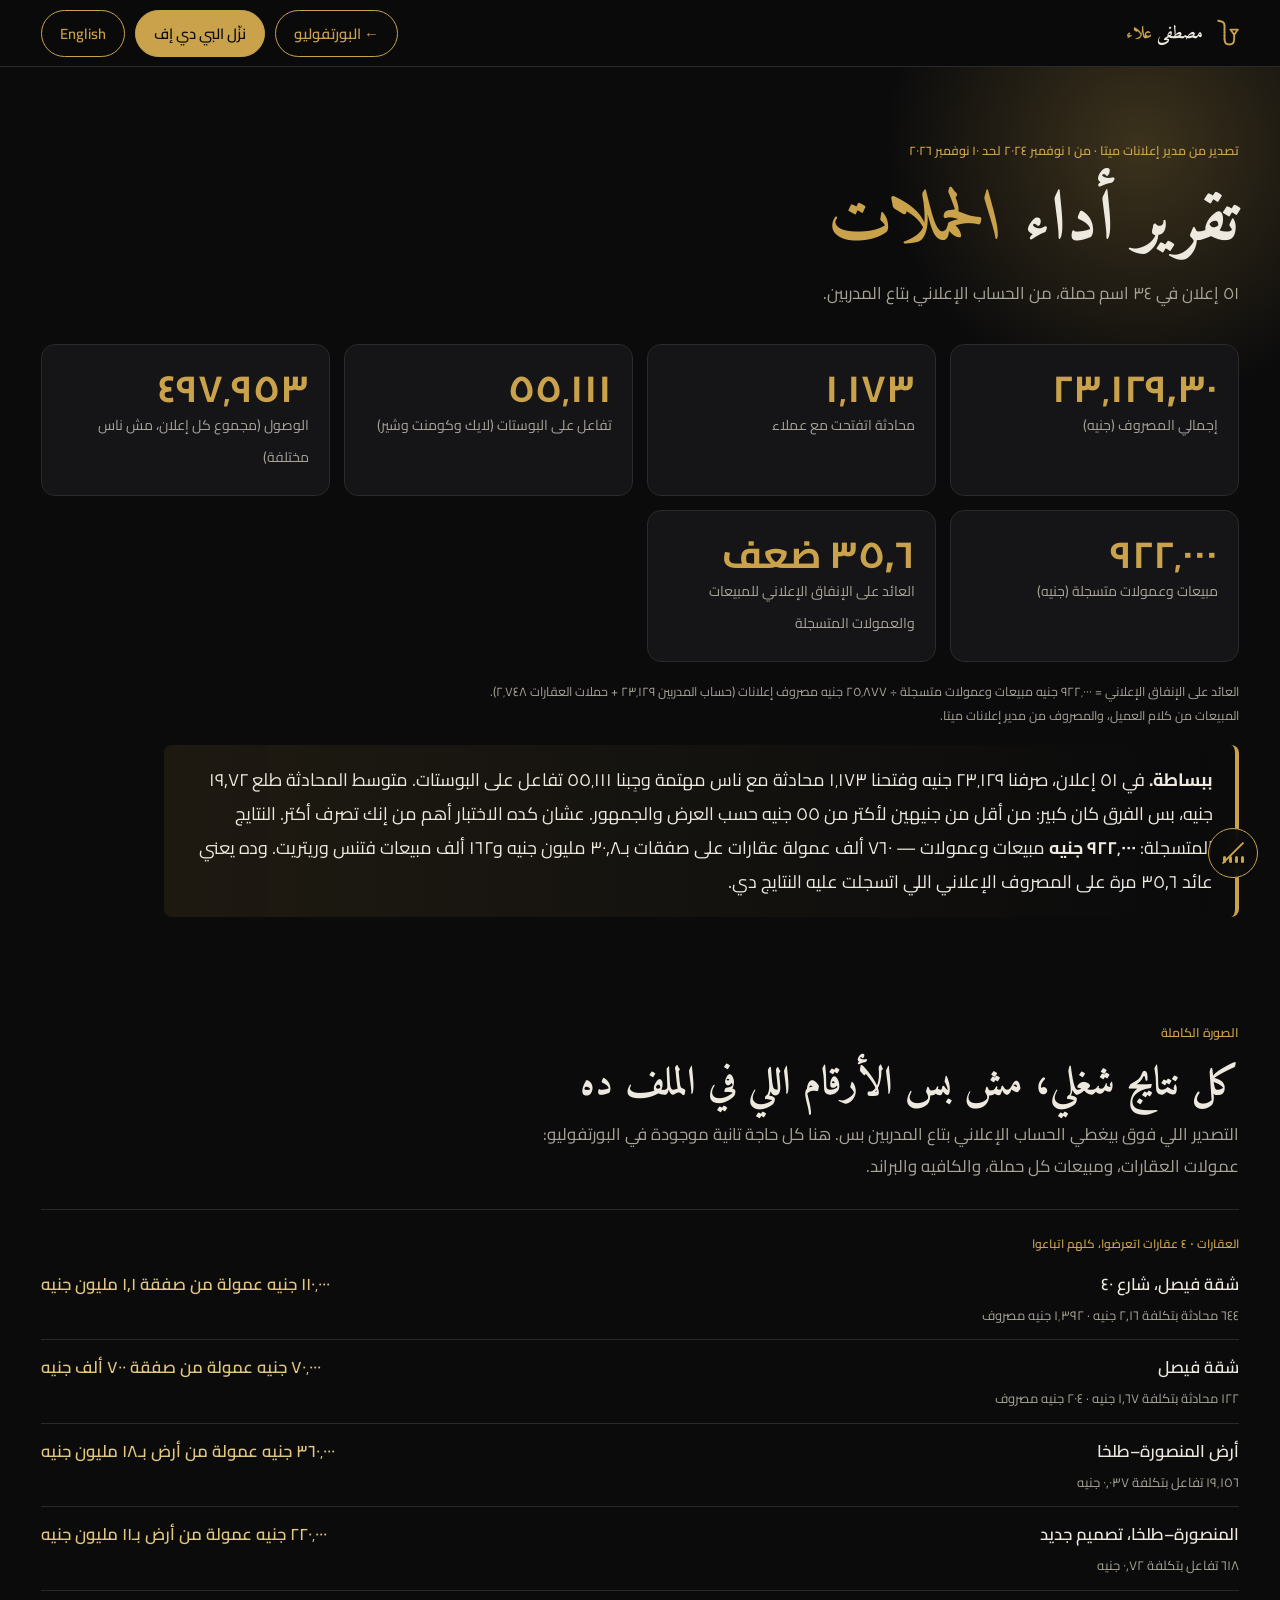
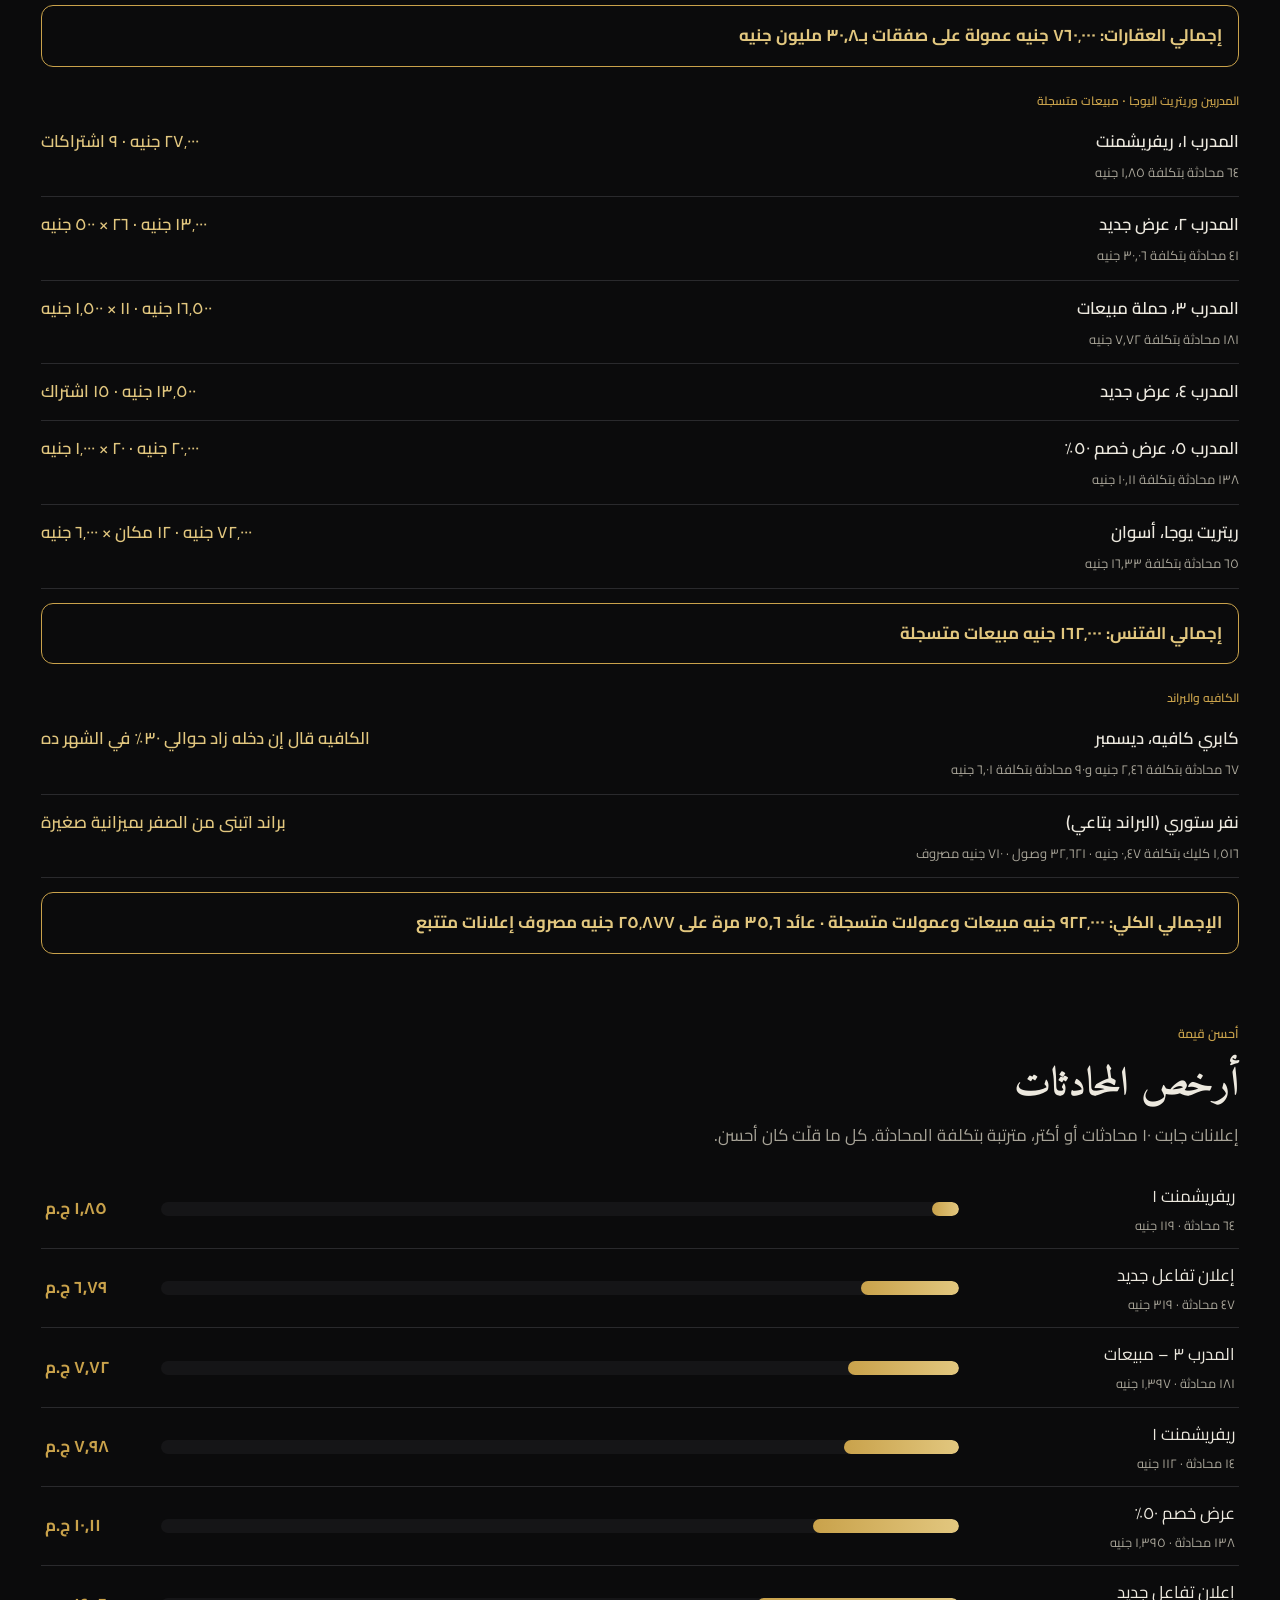
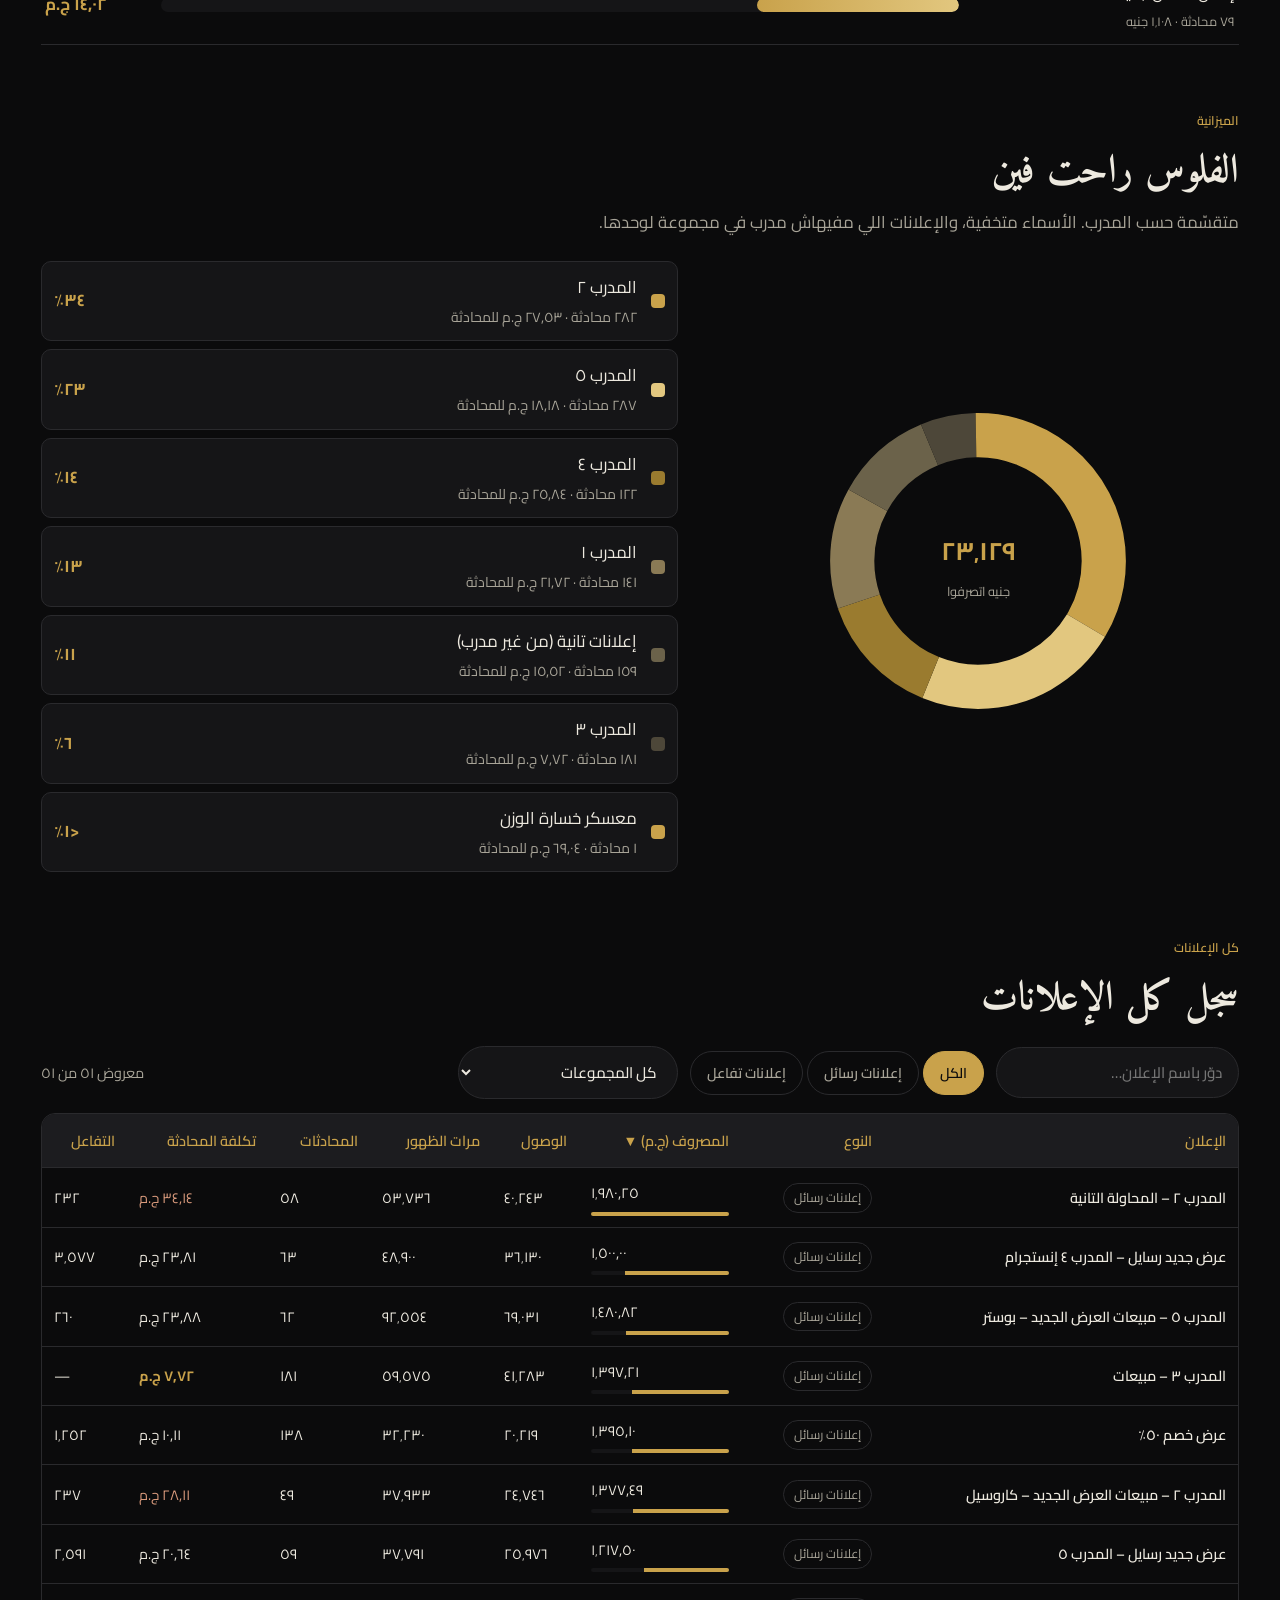
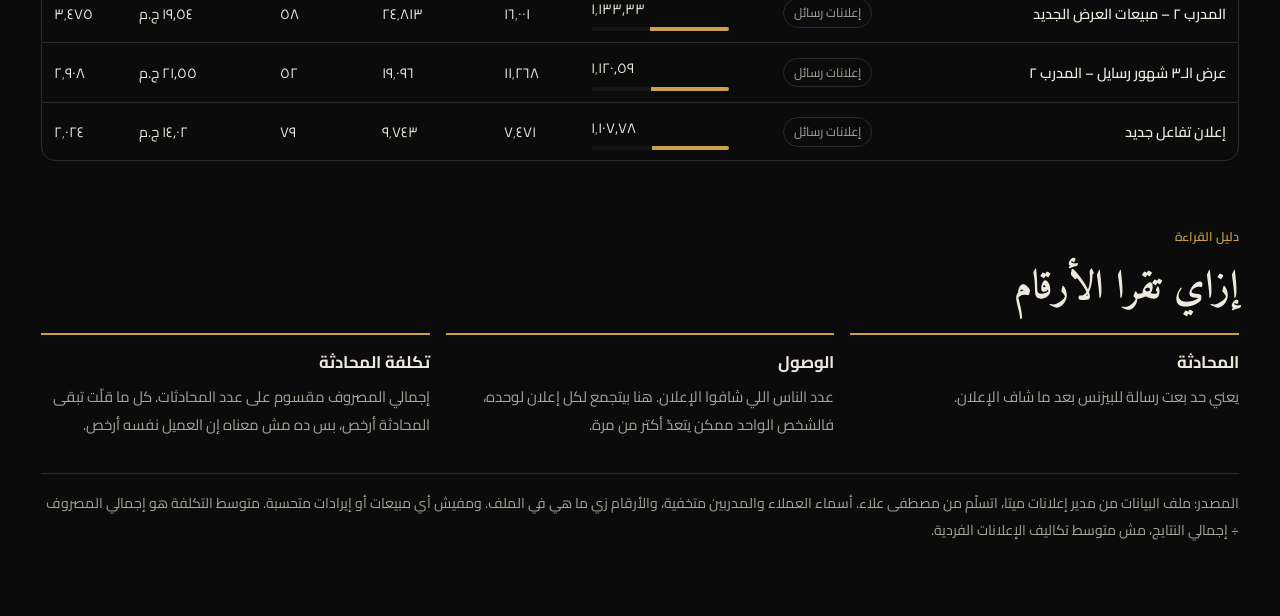
<file: campaign_report.html>
<!doctype html>
<html lang="en">
  <head>
    <meta charset="utf-8" />
    <meta
      name="description"
      content="Campaign performance report: every ad, its cost and its results, from Mostafa Alaa's Meta Ads Manager export."
    />
    <meta name="viewport" content="width=device-width, initial-scale=1" />
    <title>Campaign Performance Report — Mostafa Alaa</title>
    <link
      href="https://fonts.googleapis.com/css2?family=Amiri:wght@400;700&family=Cairo:wght@400;600;700&family=Fraunces:opsz,wght@9..144,500;9..144,700&family=Inter:wght@400;500;600&display=swap"
      rel="stylesheet"
    />
    <link rel="icon" type="image/svg+xml" href="assets/favicon.svg" />
    <link rel="stylesheet" href="css/report.css?v=20261122z3" />
  </head>
  <body>
    <div id="pg"></div>
    <div id="spot" aria-hidden="true"></div>
    <button
      id="musicBtn"
      class="musicbtn"
      type="button"
      aria-pressed="false"
      aria-label="Play music"
    >
      <span class="eqs" aria-hidden="true"><i></i><i></i><i></i><i></i></span>
    </button>
    <header>
      <div class="wrap">
        <a class="logo" href="index.html"
          ><svg class="sax" viewBox="0 0 140 160" aria-hidden="true">
            <g
              fill="none"
              stroke="currentColor"
              stroke-width="10"
              stroke-linecap="round"
              stroke-linejoin="round"
            >
              <path d="M28 14 L46 18 Q62 22 62 40" />
              <path
                d="M62 40 L62 112 Q62 142 88 142 Q114 142 114 112 L114 88"
              />
              <path d="M98 66 L114 90 L130 66" />
              <path d="M94 62 L134 62" />
            </g>
            <g fill="currentColor">
              <circle cx="62" cy="58" r="4.5" />
              <circle cx="62" cy="76" r="4.5" />
              <circle cx="62" cy="94" r="4.5" />
              <circle cx="62" cy="112" r="4.5" />
            </g></svg
          ><span>Mostafa <b>Alaa</b></span></a
        >
        <div class="acts">
          <a class="btn" href="index.html" data-k="back">← Portfolio</a
          ><a
            class="btn pri"
            id="dl"
            href="assets/files/Mostafa_Alaa_Campaign_Report.pdf"
            download="Mostafa_Alaa_Campaign_Report.pdf"
            data-k="dl"
            >Download PDF</a
          ><button class="btn" id="lt" type="button" lang="ar">العربية</button>
        </div>
      </div>
    </header>
    <main>
      <section class="hero">
        <div class="glow" aria-hidden="true"></div>
        <div class="wrap">
          <p class="eyebrow up" data-k="eyebrow" style="animation-delay: 0.05s">
            Meta Ads Manager export · 1 Nov 2024 – 10 Nov 2026
          </p>
          <h1 class="up" data-k="h1" style="animation-delay: 0.15s">
            Campaign performance <em>report</em>
          </h1>
          <p class="sub up" data-k="sub" style="animation-delay: 0.25s">
            51 ad records across 34 campaign names, from the trainers’ ad
            account.
          </p>
          <div class="kpis up" style="animation-delay: 0.35s">
            <div class="kpi">
              <b id="k1">0</b><span data-k="k1">Total spend (EGP)</span>
            </div>
            <div class="kpi">
              <b id="k2">0</b
              ><span data-k="k2">Chats started with customers</span>
            </div>
            <div class="kpi">
              <b id="k3">0</b
              ><span data-k="k3"
                >Post interactions (likes, comments, shares)</span
              >
            </div>
            <div class="kpi">
              <b id="k4">0</b
              ><span data-k="k4"
                >Ad-level reach (summed, not unique people)</span
              >
            </div>
            <div class="kpi">
              <b id="k5">922,000</b
              ><span data-k="k5">Tracked sales + commission (EGP)</span>
            </div>
            <div class="kpi">
              <b id="k6">35.6x</b
              ><span data-k="k6">ROAS on tracked sales and commission</span>
            </div>
          </div>
          <p class="knote up" data-k="knote" style="animation-delay: 0.4s"></p>
          <p class="plain up" id="plain" style="animation-delay: 0.45s"></p>
        </div>
      </section>

      <section class="s">
        <div class="wrap rv">
          <p class="eyebrow" data-k="e5">Full picture</p>
          <h2 data-k="h2e">Beyond this export: every result in the portfolio</h2>
          <p class="sub" data-k="s5"></p>
          <div class="pf" id="pf"></div>
        </div>
      </section>

      <section class="s">
        <div class="wrap rv">
          <p class="eyebrow" data-k="e1">Best value</p>
          <h2 data-k="h2a">Cheapest chats</h2>
          <p class="sub" data-k="s1">
            Ads that started 10 or more chats, ranked by cost per chat. Lower is
            better.
          </p>
          <div class="bars" id="bars"></div>
        </div>
      </section>

      <section class="s">
        <div class="wrap rv">
          <p class="eyebrow" data-k="e2">Budget</p>
          <h2 data-k="h2b">Where the money went</h2>
          <p class="sub" data-k="s2">
            Grouped by trainer. Names are hidden — ads without a trainer sit in their own group.
          </p>
          <div class="split">
            <div class="donut">
              <svg viewBox="0 0 200 200" id="donut"></svg>
              <div class="dc">
                <div><b id="dtot">0</b><span data-k="dsp">EGP spent</span></div>
              </div>
            </div>
            <div class="leg" id="leg"></div>
          </div>
        </div>
      </section>

      <section class="s">
        <div class="wrap rv">
          <p class="eyebrow" data-k="e3">Every ad</p>
          <h2 data-k="h2c">All ad records</h2>
          <div class="tools">
            <input
              id="q"
              type="search"
              data-k="ph"
              placeholder="Search by ad name…"
              aria-label="Search"
            />
            <div id="chips" role="group"></div>
            <select id="gsel" aria-label="Group"></select
            ><span class="cnt" id="cnt"></span>
          </div>
          <div class="tw">
            <table>
              <thead>
                <tr id="th"></tr>
              </thead>
              <tbody id="tb"></tbody>
            </table>
          </div>
        </div>
      </section>

      <section class="s">
        <div class="wrap rv">
          <p class="eyebrow" data-k="e4">Reading guide</p>
          <h2 data-k="h2d">How to read the numbers</h2>
          <div class="gl">
            <div>
              <b data-k="g1t"></b>
              <p data-k="g1"></p>
            </div>
            <div>
              <b data-k="g2t"></b>
              <p data-k="g2"></p>
            </div>
            <div>
              <b data-k="g3t"></b>
              <p data-k="g3"></p>
            </div>
          </div>
          <p class="note" data-k="note"></p>
        </div>
      </section>
    </main>
    <script src="js/report-data.js?v=20261122z3"></script>
    <script src="js/jazz.js?v=20261122z3"></script>
    <script src="js/report.js?v=20261122z5"></script>
  </body>
</html>
</file>
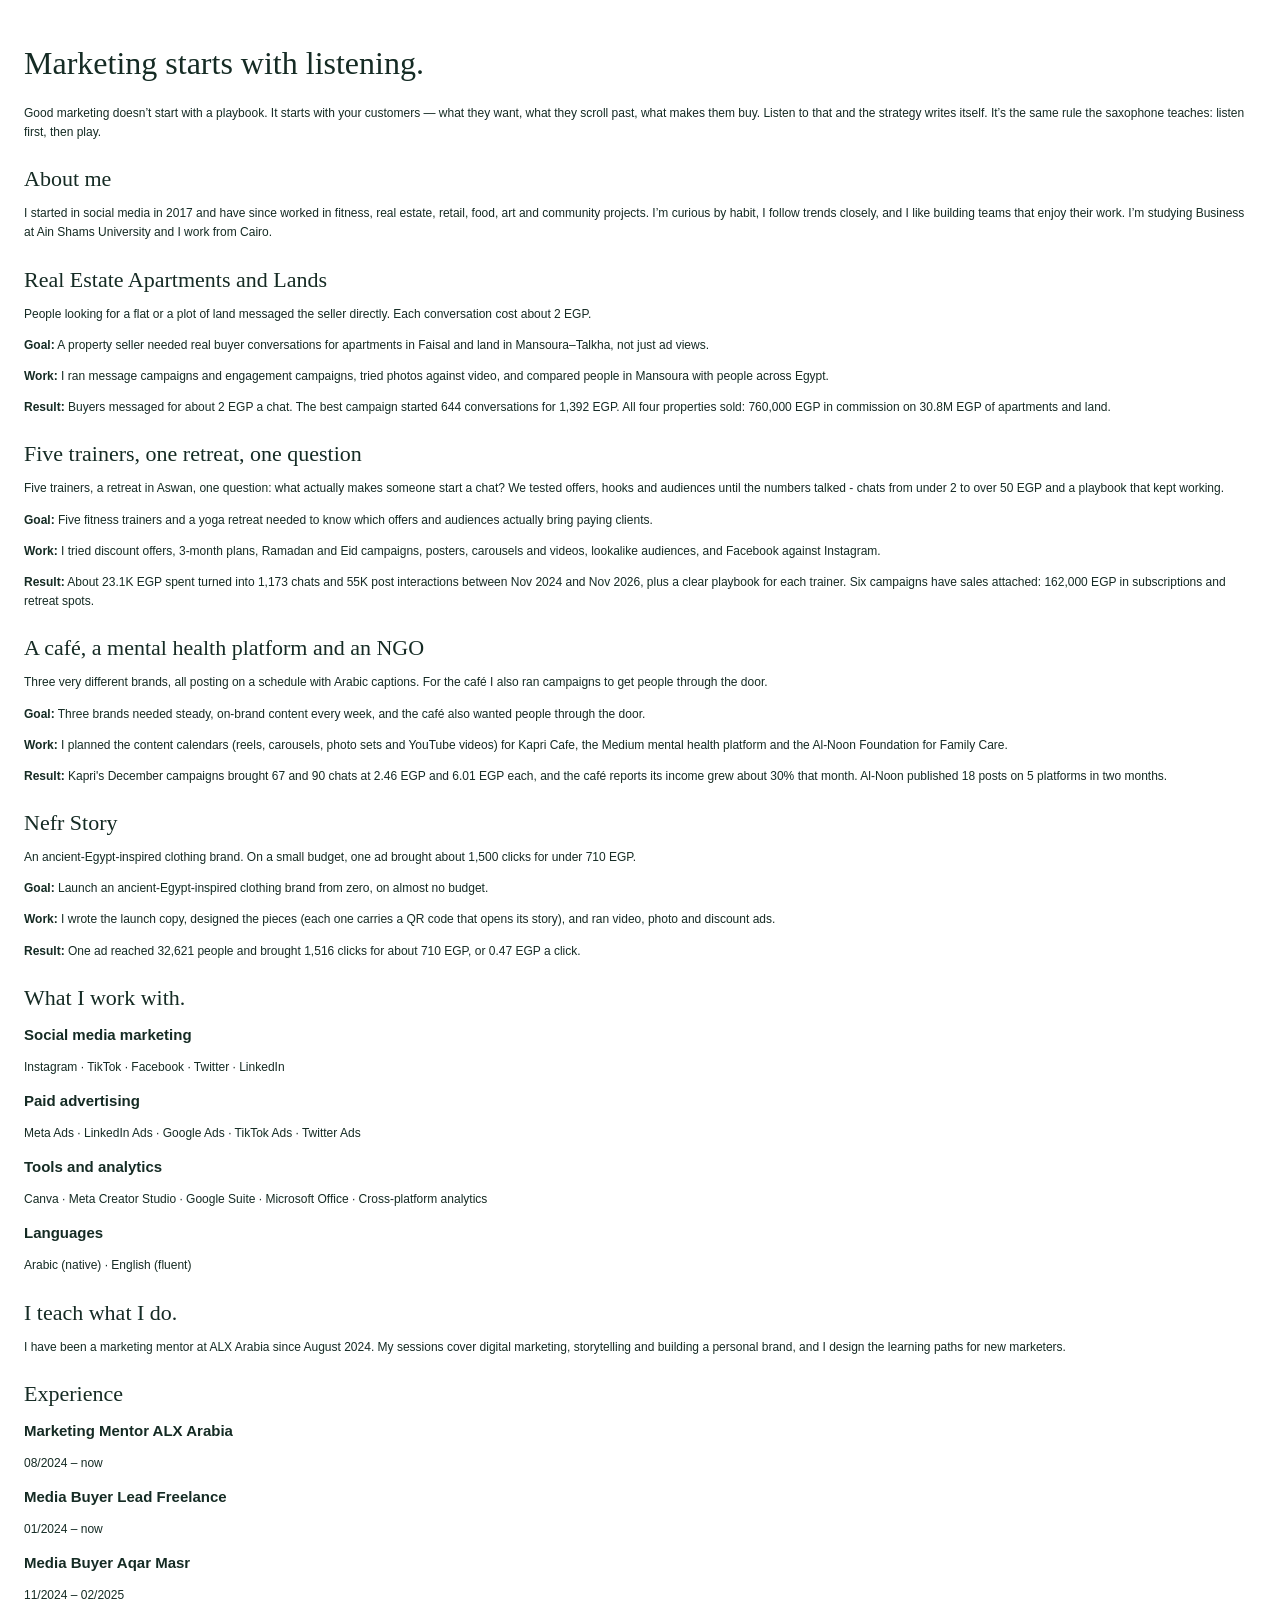
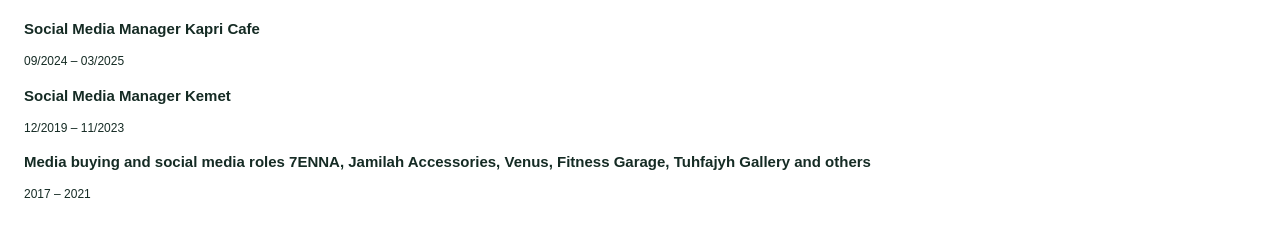
<file: portfolio-print.html>
<!doctype html><html lang="en"><meta charset="utf-8"><title>Mostafa Alaa portfolio</title><style>*{box-sizing:border-box}body{font:12px Arial,sans-serif;color:#152b24;background:#fff;margin:0}main{padding:24px}h1{font:32px Georgia,serif}h2{font:22px Georgia,serif;margin:24px 0 12px}h3{font-size:15px}p{line-height:1.6}section,article,tr{break-inside:avoid}h1,h2,h3{break-after:avoid}.campaigns{display:grid;grid-template-columns:1fr 1fr;gap:16px}.studio-campaign{border:1px solid #bbb;padding:12px}.studio-campaign img{width:100%;max-height:160px;object-fit:contain}.studio-campaign dd{margin:0 0 8px}.studio-campaign dt{font-size:10px;color:#555}table{width:100%;border-collapse:collapse;font-size:9px}td,th{padding:6px;border:1px solid #ccc;text-align:left}.cv-body{line-height:1.6;white-space:normal}button{padding:10px;margin:10px}@media print{button{display:none}main{padding:0}@page{size:A4;margin:14mm}}</style><main><h1>Marketing starts with listening.</h1><p>Good marketing doesn’t start with a playbook. It starts with your customers — what they want, what they scroll past, what makes them buy. Listen to that and the strategy writes itself. It’s the same rule the saxophone teaches: listen first, then play.</p><h2>About me</h2><p>I started in social media in 2017 and have since worked in fitness, real estate, retail, food, art and community projects. I’m curious by habit, I follow trends closely, and I like building teams that enjoy their work. I’m studying Business at Ain Shams University and I work from Cairo.</p><section><h2>Real Estate Apartments and Lands</h2><p>People looking for a flat or a plot of land messaged the seller directly. Each conversation cost about 2 EGP.</p><p><b>Goal:</b> A property seller needed real buyer conversations for apartments in Faisal and land in Mansoura–Talkha, not just ad views.</p><p><b>Work:</b> I ran message campaigns and engagement campaigns, tried photos against video, and compared people in Mansoura with people across Egypt.</p><p><b>Result:</b> Buyers messaged for about 2 EGP a chat. The best campaign started 644 conversations for 1,392 EGP. All four properties sold: 760,000 EGP in commission on 30.8M EGP of apartments and land.</p></section><section><h2>Five trainers, one retreat, one question</h2><p>Five trainers, a retreat in Aswan, one question: what actually makes someone start a chat? We tested offers, hooks and audiences until the numbers talked - chats from under 2 to over 50 EGP and a playbook that kept working.</p><p><b>Goal:</b> Five fitness trainers and a yoga retreat needed to know which offers and audiences actually bring paying clients.</p><p><b>Work:</b> I tried discount offers, 3-month plans, Ramadan and Eid campaigns, posters, carousels and videos, lookalike audiences, and Facebook against Instagram.</p><p><b>Result:</b> About 23.1K EGP spent turned into 1,173 chats and 55K post interactions between Nov 2024 and Nov 2026, plus a clear playbook for each trainer. Six campaigns have sales attached: 162,000 EGP in subscriptions and retreat spots.</p></section><section><h2>A café, a mental health platform and an NGO</h2><p>Three very different brands, all posting on a schedule with Arabic captions. For the café I also ran campaigns to get people through the door.</p><p><b>Goal:</b> Three brands needed steady, on-brand content every week, and the café also wanted people through the door.</p><p><b>Work:</b> I planned the content calendars (reels, carousels, photo sets and YouTube videos) for Kapri Cafe, the Medium mental health platform and the Al-Noon Foundation for Family Care.</p><p><b>Result:</b> Kapri&#39;s December campaigns brought 67 and 90 chats at 2.46 EGP and 6.01 EGP each, and the café reports its income grew about 30% that month. Al-Noon published 18 posts on 5 platforms in two months.</p></section><section><h2>Nefr Story</h2><p>An ancient-Egypt-inspired clothing brand. On a small budget, one ad brought about 1,500 clicks for under 710 EGP.</p><p><b>Goal:</b> Launch an ancient-Egypt-inspired clothing brand from zero, on almost no budget.</p><p><b>Work:</b> I wrote the launch copy, designed the pieces (each one carries a QR code that opens its story), and ran video, photo and discount ads.</p><p><b>Result:</b> One ad reached 32,621 people and brought 1,516 clicks for about 710 EGP, or 0.47 EGP a click.</p></section><h2>What I work with.</h2><h3>Social media marketing</h3><p>Instagram · TikTok · Facebook · Twitter · LinkedIn</p><h3>Paid advertising</h3><p>Meta Ads · LinkedIn Ads · Google Ads · TikTok Ads · Twitter Ads</p><h3>Tools and analytics</h3><p>Canva · Meta Creator Studio · Google Suite · Microsoft Office · Cross-platform analytics</p><h3>Languages</h3><p>Arabic (native) · English (fluent)</p><h2>I teach what I do.</h2><p>I have been a marketing mentor at ALX Arabia since August 2024. My sessions cover digital marketing, storytelling and building a personal brand, and I design the learning paths for new marketers.</p><h2>Experience</h2><section><h3>Marketing Mentor ALX Arabia</h3><p>08/2024 – now</p><p></p></section><section><h3>Media Buyer Lead Freelance</h3><p>01/2024 – now</p><p></p></section><section><h3>Media Buyer Aqar Masr</h3><p>11/2024 – 02/2025</p><p></p></section><section><h3>Social Media Manager Kapri Cafe</h3><p>09/2024 – 03/2025</p><p></p></section><section><h3>Social Media Manager Kemet</h3><p>12/2019 – 11/2023</p><p></p></section><section><h3>Media buying and social media roles 7ENNA, Jamilah Accessories, Venus, Fitness Garage, Tuhfajyh Gallery and others</h3><p>2017 – 2021</p><p></p></section></main></html>
</file>
<file: css/report.css>
:root {
  --bg: #0b0b0c;
  --surface: #151517;
  --line: #2a2a2d;
  --text: #ede9df;
  --muted: #a8a498;
  --gold: #c9a24b;
  --gold2: #e2c77f;
  --r: 14px;
  --fh: "Fraunces", Georgia, serif;
  --fb: "Inter", system-ui, "Segoe UI", Arial, sans-serif;
}
html[lang="ar"] {
  --fh: "Amiri", "Noto Naskh Arabic", Georgia, serif;
  --fb: "Cairo", "Segoe UI", Tahoma, sans-serif;
}
/* keep all numerals in one font so ٬ and ٫ render with one consistent style */
html[lang="ar"] .kpi b,
html[lang="ar"] .dc b {
  font-family: var(--fb);
}
* {
  box-sizing: border-box;
}
html {
  scroll-behavior: smooth;
  scrollbar-color: var(--gold) var(--surface);
}
body {
  margin: 0;
  background: var(--bg);
  color: var(--text);
  font: 400 1.05rem/1.65 var(--fb);
}
html[lang="ar"] body {
  line-height: 1.9;
}
html[lang="ar"] * {
  letter-spacing: 0 !important;
  text-transform: none !important;
}
a {
  color: var(--gold);
}
:focus-visible {
  outline: 3px solid var(--gold2);
  outline-offset: 3px;
  border-radius: 6px;
}
.wrap {
  max-width: none;
  margin: 0 auto;
  padding: 0 clamp(24px, 3.2vw, 96px);
}
#pg {
  position: fixed;
  top: 0;
  left: 0;
  height: 3px;
  width: 0;
  background: linear-gradient(90deg, var(--gold), var(--gold2));
  z-index: 60;
}
header {
  position: sticky;
  top: 0;
  z-index: 50;
  background: rgba(11, 11, 12, 0.88);
  backdrop-filter: blur(10px);
  border-bottom: 1px solid var(--line);
}
header .wrap {
  display: flex;
  align-items: center;
  justify-content: space-between;
  gap: 14px;
  height: 66px;
}
.logo {
  display: inline-flex;
  align-items: center;
  gap: 10px;
  text-decoration: none;
  color: var(--text);
  font: 700 1.1rem var(--fh);
}
.logo b {
  color: var(--gold);
}
svg.sax {
  width: 26px;
  height: 30px;
  color: var(--gold);
}
.acts {
  display: flex;
  gap: 10px;
  align-items: center;
  flex-wrap: wrap;
}
.btn {
  display: inline-block;
  padding: 9px 18px;
  border-radius: 99px;
  border: 1.5px solid var(--gold);
  color: var(--gold);
  background: transparent;
  font: 600 0.92rem var(--fb);
  cursor: pointer;
  text-decoration: none;
  transition: 0.25s;
}
.btn:hover {
  background: rgba(201, 162, 75, 0.14);
}
.btn.pri {
  background: var(--gold);
  color: #0b0b0c;
}
.btn.pri:hover {
  background: var(--gold2);
}
.hero {
  position: relative;
  overflow: hidden;
  padding: 72px 0 30px;
}
.glow {
  position: absolute;
  width: 560px;
  height: 560px;
  right: -140px;
  top: -200px;
  background: radial-gradient(
    circle,
    rgba(201, 162, 75, 0.26),
    transparent 65%
  );
  animation: drift 12s ease-in-out infinite alternate;
}
@keyframes drift {
  to {
    transform: translate(-60px, 50px) scale(1.12);
  }
}
.eyebrow {
  color: var(--gold);
  letter-spacing: 0.16em;
  text-transform: uppercase;
  font-size: 0.78rem;
  font-weight: 600;
  margin: 0 0 12px;
}
h1,
h2 {
  font-family: var(--fh);
  line-height: 1.12;
  margin: 0;
}
h1 {
  font-size: clamp(2.4rem, 6vw, 4.4rem);
}
h1 em {
  color: var(--gold);
  font-style: italic;
}
h2 {
  font-size: clamp(1.7rem, 3.6vw, 2.5rem);
  margin-bottom: 6px;
}
html[lang="ar"] h1,
html[lang="ar"] h2 {
  line-height: 1.35;
}
.sub {
  color: var(--muted);
  max-width: 44em;
  margin: 8px 0 0;
}
.up {
  opacity: 0;
  transform: translateY(22px);
  animation: up 0.8s cubic-bezier(0.2, 0.7, 0.2, 1) forwards;
}
@keyframes up {
  to {
    opacity: 1;
    transform: none;
  }
}
.kpis {
  display: grid;
  grid-template-columns: repeat(4, 1fr);
  gap: 14px;
  margin: 34px 0 18px;
}
.kpi {
  border: 1px solid var(--line);
  border-radius: var(--r);
  background: var(--surface);
  padding: 22px 20px;
  transition: 0.3s;
}
.kpi:hover {
  border-color: var(--gold);
  transform: translateY(-4px);
}
.kpi b {
  display: block;
  font: 700 clamp(1.7rem, 3vw, 2.5rem)/1.1 var(--fh);
  color: var(--gold);
}
.kpi span {
  color: var(--muted);
  font-size: 0.88rem;
}
.plain {
  border-inline-start: 4px solid var(--gold);
  background: linear-gradient(90deg, rgba(201, 162, 75, 0.1), transparent);
  border-radius: 8px;
  padding: 18px 22px;
  font-size: 1.12rem;
  max-width: 60em;
}
section.s {
  padding: 56px 0 8px;
}
.rv {
  opacity: 0;
  transform: translateY(26px);
  transition:
    opacity 0.7s ease,
    transform 0.7s ease;
}
.rv.in {
  opacity: 1;
  transform: none;
}
.bars {
  margin-top: 18px;
}
.bar {
  display: grid;
  grid-template-columns: minmax(150px, 260px) 1fr 100px;
  gap: 16px;
  align-items: center;
  padding: 11px 4px;
  border-bottom: 1px solid var(--line);
}
.bar small {
  display: block;
  color: var(--muted);
  font-size: 0.8rem;
}
.track {
  height: 14px;
  background: var(--surface);
  border-radius: 99px;
  overflow: hidden;
}
.fill {
  display: block;
  height: 100%;
  width: 0;
  background: linear-gradient(90deg, var(--gold), var(--gold2));
  border-radius: 99px;
  transition: width 1.2s cubic-bezier(0.2, 0.7, 0.2, 1);
}
.bar .v {
  text-align: end;
  font-weight: 700;
  color: var(--gold);
}
.split {
  display: grid;
  grid-template-columns: 0.9fr 1.1fr;
  gap: 40px;
  align-items: center;
  margin-top: 22px;
}
.donut {
  position: relative;
  max-width: 340px;
  margin: auto;
  width: 100%;
}
.donut svg {
  width: 100%;
  transform: rotate(-90deg);
}
.donut circle {
  fill: none;
  stroke-width: 26;
  transition: stroke-dasharray 1.4s cubic-bezier(0.2, 0.7, 0.2, 1);
}
.dc {
  position: absolute;
  inset: 0;
  display: grid;
  place-items: center;
  text-align: center;
}
.dc b {
  font: 700 1.6rem var(--fh);
  color: var(--gold);
  display: block;
}
.dc span {
  color: var(--muted);
  font-size: 0.8rem;
}
.leg {
  display: grid;
  gap: 8px;
}
.lg {
  display: grid;
  grid-template-columns: 16px 1fr auto;
  gap: 12px;
  align-items: center;
  padding: 10px 12px;
  border: 1px solid var(--line);
  border-radius: 10px;
  background: var(--surface);
  transition: 0.25s;
}
.lg:hover {
  border-color: var(--gold);
}
.lg i {
  width: 14px;
  height: 14px;
  border-radius: 4px;
}
.lg small {
  display: block;
  color: var(--muted);
}
.lg b {
  color: var(--gold);
  white-space: nowrap;
}
.tools {
  display: flex;
  gap: 12px;
  flex-wrap: wrap;
  align-items: center;
  margin: 20px 0 14px;
}
.tools input,
.tools select {
  background: var(--surface);
  color: var(--text);
  border: 1px solid var(--line);
  border-radius: 99px;
  padding: 10px 16px;
  font: 500 0.95rem var(--fb);
  min-width: 220px;
}
.tools input:focus,
.tools select:focus {
  border-color: var(--gold);
  outline: none;
}
.chip {
  background: none;
  border: 1px solid var(--line);
  color: var(--muted);
  border-radius: 99px;
  padding: 8px 16px;
  font: 600 0.88rem var(--fb);
  cursor: pointer;
  transition: 0.2s;
}
.chip[aria-pressed="true"] {
  background: var(--gold);
  color: #0b0b0c;
  border-color: var(--gold);
}
.chip:hover {
  border-color: var(--gold);
}
.cnt {
  color: var(--muted);
  font-size: 0.9rem;
  margin-inline-start: auto;
}
.tw {
  max-height: 72vh;
  overflow: auto;
  border: 1px solid var(--line);
  border-radius: var(--r);
  scrollbar-color: var(--gold) var(--surface);
}
table {
  width: 100%;
  border-collapse: collapse;
  font-size: 0.9rem;
  min-width: 860px;
}
th {
  position: sticky;
  top: 0;
  background: #1c1c1f;
  text-align: start;
  padding: 13px 12px;
  font-weight: 600;
  color: var(--gold);
  cursor: pointer;
  white-space: nowrap;
  user-select: none;
  border-bottom: 1px solid var(--line);
}
th:hover {
  color: var(--gold2);
}
th[aria-sort="ascending"]::after {
  content: " ▲";
}
th[aria-sort="descending"]::after {
  content: " ▼";
}
td {
  padding: 11px 12px;
  border-bottom: 1px solid var(--line);
}
td.n {
  font-weight: 600;
  max-width: 300px;
}
td.r {
  text-align: end;
  white-space: nowrap;
}
tr.row {
  animation: rowin 0.5s ease both;
  animation-delay: calc(var(--i) * 18ms);
}
tr.row:hover td {
  background: rgba(201, 162, 75, 0.07);
}
@keyframes rowin {
  from {
    opacity: 0;
    transform: translateX(-14px);
  }
  to {
    opacity: 1;
    transform: none;
  }
}
.tag {
  display: inline-block;
  border: 1px solid var(--line);
  border-radius: 99px;
  padding: 2px 10px;
  font-size: 0.78rem;
  color: var(--muted);
}
.good {
  color: var(--gold);
  font-weight: 700;
}
.mid {
  color: var(--text);
}
.high {
  color: #d99a7c;
}
.mb {
  display: block;
  height: 4px;
  background: var(--surface);
  border-radius: 9px;
  margin-top: 5px;
  overflow: hidden;
}
.mb i {
  display: block;
  height: 100%;
  background: var(--gold);
}
.gl {
  display: grid;
  grid-template-columns: repeat(3, 1fr);
  gap: 16px;
  margin-top: 18px;
}
.gl div {
  border-top: 2px solid var(--gold);
  padding-top: 12px;
}
.gl b {
  display: block;
  margin-bottom: 4px;
}
.gl p {
  margin: 0;
  color: var(--muted);
  font-size: 0.93rem;
}
.note {
  color: var(--muted);
  font-size: 0.88rem;
  border-top: 1px solid var(--line);
  margin-top: 34px;
  padding: 16px 0 50px;
}
@media (max-width: 700px) {
  header {
    position: static;
  }
  header .wrap {
    height: auto;
    flex-wrap: wrap;
    padding-block: 12px;
    gap: 10px;
  }
  .acts {
    width: 100%;
    display: grid;
    grid-template-columns: 1fr 1fr 1fr;
    gap: 8px;
  }
  .acts .btn {
    padding: 10px 6px;
    font-size: 0.82rem;
    text-align: center;
    white-space: nowrap;
  }
  .hero {
    padding-top: 34px;
  }
}
@media (max-width: 860px) {
  .kpis {
    grid-template-columns: 1fr 1fr;
  }
  .split,
  .gl {
    grid-template-columns: 1fr;
  }
  .bar {
    grid-template-columns: 1fr 84px;
  }
  .bar .track {
    grid-column: 1/-1;
    order: 3;
  }
  .hero {
    padding-top: 44px;
  }
  .cnt {
    margin-inline-start: 0;
    width: 100%;
  }
}
@media (prefers-reduced-motion: reduce) {
  * {
    animation: none !important;
    transition: none !important;
  }
  .up,
  .rv {
    opacity: 1 !important;
    transform: none !important;
  }
  html {
    scroll-behavior: auto;
  }
}
#spot {
  position: fixed;
  inset: 0;
  z-index: 90;
  pointer-events: none;
  background: radial-gradient(
    520px circle at var(--sx, 50%) var(--sy, 35%),
    rgba(201, 162, 75, 0.2),
    transparent 62%
  );
  mix-blend-mode: screen;
  opacity: 0;
  transition: opacity 0.7s;
}
#spot.on {
  opacity: 1;
}
@media (hover: none), (prefers-reduced-motion: reduce) {
  #spot {
    display: none;
  }
}
/* ---- music button ---- */
.musicbtn {
  display: none;
  position: fixed;
  bottom: 22px;
  inset-inline-start: 22px;
  z-index: 80;
  width: 50px;
  height: 50px;
  border-radius: 50%;
  border: 1.5px solid var(--gold);
  background: rgba(11, 11, 12, 0.88);
  backdrop-filter: blur(8px);
  place-items: center;
  cursor: pointer;
  padding: 0;
  transition:
    transform 0.25s,
    background 0.25s;
}
body.go .musicbtn {
  display: grid;
}
.musicbtn:hover {
  transform: scale(1.08);
  background: rgba(201, 162, 75, 0.16);
}
.musicbtn .eqs {
  display: flex;
  gap: 3px;
  align-items: flex-end;
  height: 20px;
}
.musicbtn .eqs i {
  width: 3px;
  height: 7px;
  background: var(--gold);
  border-radius: 2px;
}
.musicbtn.playing .eqs i {
  animation: eq2 0.9s ease-in-out infinite alternate;
}
.musicbtn.playing .eqs i:nth-child(2) {
  animation-duration: 0.6s;
}
.musicbtn.playing .eqs i:nth-child(3) {
  animation-duration: 1.1s;
}
.musicbtn.playing .eqs i:nth-child(4) {
  animation-duration: 0.75s;
}
.musicbtn:not(.playing)::after {
  content: "";
  position: absolute;
  width: 30px;
  height: 2px;
  background: var(--gold);
  transform: rotate(-45deg);
  border-radius: 2px;
}
@keyframes eq2 {
  from {
    height: 5px;
  }
  to {
    height: 20px;
  }
}
@media (prefers-reduced-motion: reduce) {
  #spot {
    display: none;
  }
  .musicbtn.playing .eqs i {
    animation: none;
    height: 14px;
  }
}
.musicbtn.wait {
  animation: mpulse 2s ease-out infinite;
}
@keyframes mpulse {
  0% {
    box-shadow: 0 0 0 0 rgba(201, 162, 75, 0.55);
  }
  100% {
    box-shadow: 0 0 0 16px rgba(201, 162, 75, 0);
  }
}
@media (prefers-reduced-motion: reduce) {
  .musicbtn.wait {
    animation: none;
  }
}
.musicbtn {
  display: grid;
}
:root {
  --radius: 14px;
}

.pf { margin-top: 26px; border-top: 1px solid var(--line); }
.pfh { margin: 26px 0 4px; font: 600 12px/1.4 Inter, Cairo, sans-serif; letter-spacing: 0.18em; text-transform: uppercase; color: var(--gold); }
.pfr { display: flex; justify-content: space-between; gap: 18px; padding: 12px 0; border-bottom: 1px solid var(--line); }
.pfr b { display: block; font-weight: 600; }
.pfr span { display: block; color: var(--muted); font-size: 13px; margin-top: 2px; }
.pfr-r { text-align: end; color: var(--gold2); font-weight: 600; max-width: 46%; }
.pft { margin: 14px 0 4px; padding: 14px 16px; border: 1px solid var(--gold); border-radius: 12px; color: var(--gold2); font-weight: 700; }

.knote { color: var(--muted); font-size: 12.5px; margin-top: 16px; max-width: 760px; }
</file>
